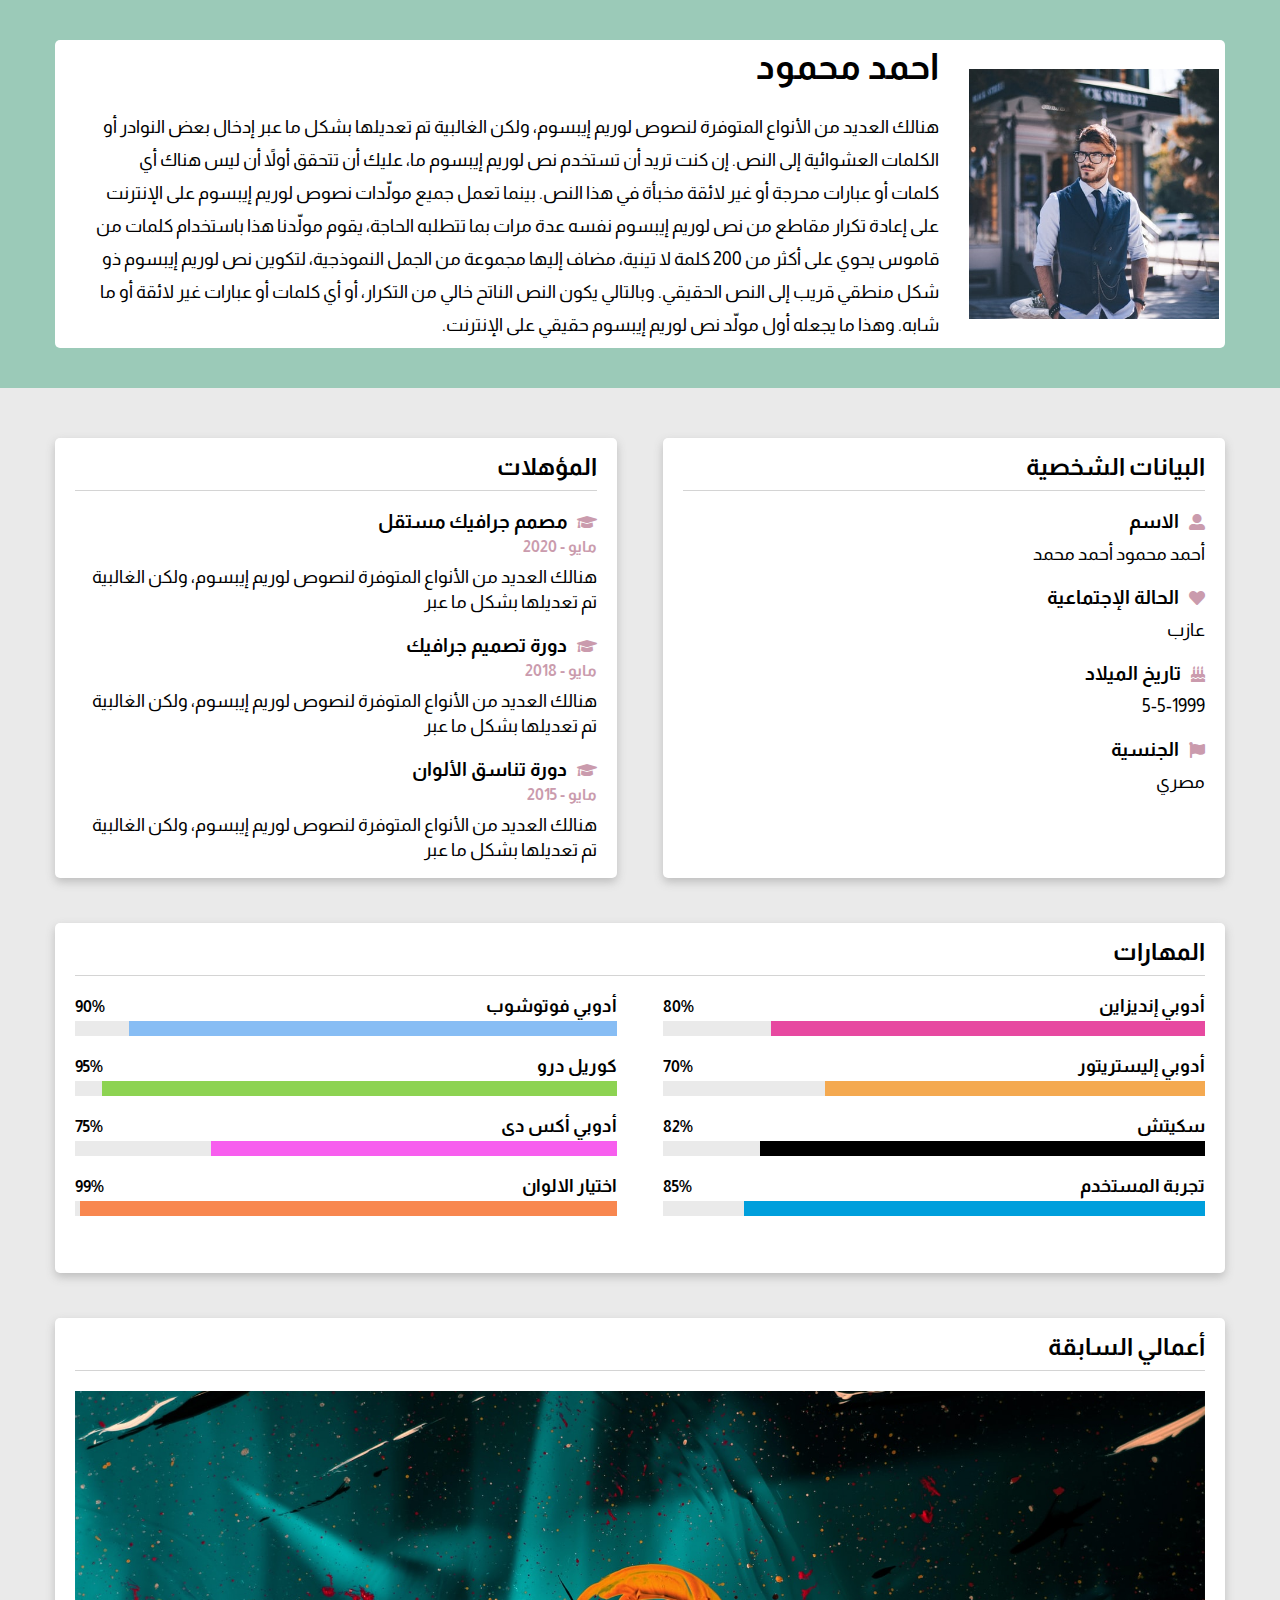
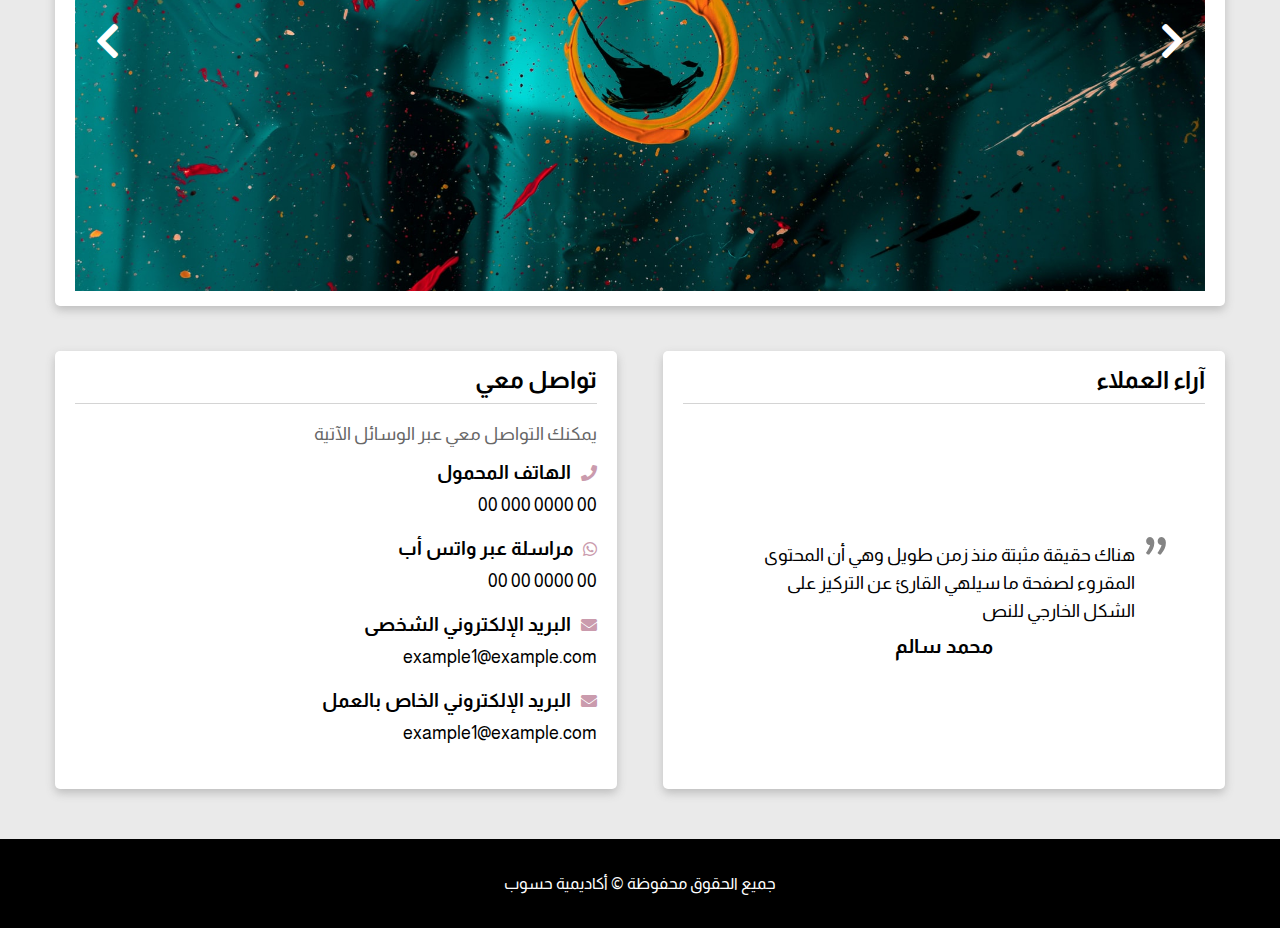
<file: public/index.html>
<!DOCTYPE html>
<html lang="en">

<head>
	<meta name="generator" content="Hugo 0.99.1" />
    <meta charset="UTF-8">
    <meta http-equiv="X-UA-Compatible" content="IE=edge">
    <meta name="viewport" content="width=device-width, initial-scale=1.0">
    <title>صفحتي الشخصيه</title>
    <link rel="stylesheet" type="text/css" href="css/all.min.css">
    <link rel="stylesheet" type="text/css" href="css/style.css">
    <link rel="preconnect" href="https://fonts.gstatic.com">
    <link href="https://fonts.googleapis.com/css2?family=Almarai:wght@400;700&display=swap" rel="stylesheet">
</head>

<body>
    
 
  <section class="cover">
    <div class="cover__container">
        <div class="cover-image">
            <img src="images/profile-pic.jpg" alt="Profile Picture">
        </div>
        <div class="cover-info">
            <h1>احمد محمود</h1>
            <p>هنالك العديد من الأنواع المتوفرة لنصوص لوريم إيبسوم، ولكن الغالبية تم تعديلها بشكل ما عبر إدخال بعض النوادر أو الكلمات العشوائية إلى النص. إن كنت تريد أن تستخدم نص لوريم إيبسوم ما، عليك أن تتحقق أولاً أن ليس هناك أي كلمات أو عبارات محرجة أو غير لائقة مخبأة في هذا النص. بينما تعمل جميع مولّدات نصوص لوريم إيبسوم على الإنترنت على إعادة تكرار مقاطع من نص لوريم إيبسوم نفسه عدة مرات بما تتطلبه الحاجة، يقوم مولّدنا هذا باستخدام كلمات من قاموس يحوي على أكثر من 200 كلمة لا تينية، مضاف إليها مجموعة من الجمل النموذجية، لتكوين نص لوريم إيبسوم ذو شكل منطقي قريب إلى النص الحقيقي. وبالتالي يكون النص الناتح خالي من التكرار، أو أي كلمات أو عبارات غير لائقة أو ما شابه. وهذا ما يجعله أول مولّد نص لوريم إيبسوم حقيقي على الإنترنت.</p>
          </div>
    </div>
</section>
    <div class="page-body">
      <div class="page-body__container">
        <div class="row">
          <div class="card card--half">
    <h2>البيانات الشخصية</h2>
    
        <div class="line">
            <div class="line__head">
                <i class="fas fa-user-alt"></i>
                <h3>الاسم</h3>
            </div>
            <div class="line__body">
                <p>
                    أحمد محمود أحمد محمد
                </p>
            </div>
        </div>
    
        <div class="line">
            <div class="line__head">
                <i class="fas fa-heart"></i>
                <h3>الحالة الإجتماعية</h3>
            </div>
            <div class="line__body">
                <p>
                    عازب
                </p>
            </div>
        </div>
    
        <div class="line">
            <div class="line__head">
                <i class="fas fa-birthday-cake"></i>
                <h3>تاريخ الميلاد</h3>
            </div>
            <div class="line__body">
                <p>
                    5-5-1999
                </p>
            </div>
        </div>
    
        <div class="line">
            <div class="line__head">
                <i class="fas fa-flag"></i>
                <h3>الجنسية</h3>
            </div>
            <div class="line__body">
                <p>
                    مصري
                </p>
            </div>
        </div>
    
</div>
          <div class="card card--half">
    <h2>المؤهلات</h2>
    
        <div class="line">
            <div class="line__head">
                <i class="fas fa-graduation-cap"></i>
                <h3>مصمم جرافيك مستقل</h3>
                <h4>مايو - 2020</h4>
            </div>
            <div class="line__body">
                <p>
                    هنالك العديد من الأنواع المتوفرة لنصوص لوريم إيبسوم، ولكن الغالبية تم تعديلها بشكل ما عبر
                </p>
            </div>
        </div>
    
        <div class="line">
            <div class="line__head">
                <i class="fas fa-graduation-cap"></i>
                <h3>دورة تصميم جرافيك</h3>
                <h4>مايو - 2018</h4>
            </div>
            <div class="line__body">
                <p>
                    هنالك العديد من الأنواع المتوفرة لنصوص لوريم إيبسوم، ولكن الغالبية تم تعديلها بشكل ما عبر
                </p>
            </div>
        </div>
    
        <div class="line">
            <div class="line__head">
                <i class="fas fa-graduation-cap"></i>
                <h3>دورة تناسق الألوان</h3>
                <h4>مايو - 2015</h4>
            </div>
            <div class="line__body">
                <p>
                    هنالك العديد من الأنواع المتوفرة لنصوص لوريم إيبسوم، ولكن الغالبية تم تعديلها بشكل ما عبر
                </p>
            </div>
        </div>
    
</div>
        </div>
        <div class="row">
          <div class="card card--full">
    <h2>المهارات</h2>
    <div class="skills">
        <div class="skills__holder">
            
            <div class="skill">
                <div class="skill__info">
                    <div class="skill__info__head ">
                        <h2>أدوبي إنديزاين</h2>
                        <span>80%</span>
                    </div>
                    <div class="skill__info__bar">
                        <span class="layer" style="width: 80%; background-color: #e749a0"></span>
                    </div>
                </div>
            </div>
            
            <div class="skill">
                <div class="skill__info">
                    <div class="skill__info__head ">
                        <h2>أدوبي فوتوشوب</h2>
                        <span>90%</span>
                    </div>
                    <div class="skill__info__bar">
                        <span class="layer" style="width: 90%; background-color: #87bdf4"></span>
                    </div>
                </div>
            </div>
            
            <div class="skill">
                <div class="skill__info">
                    <div class="skill__info__head ">
                        <h2>أدوبي إليستريتور</h2>
                        <span>70%</span>
                    </div>
                    <div class="skill__info__bar">
                        <span class="layer" style="width: 70%; background-color: #f4a950"></span>
                    </div>
                </div>
            </div>
            
            <div class="skill">
                <div class="skill__info">
                    <div class="skill__info__head ">
                        <h2>كوريل درو</h2>
                        <span>95%</span>
                    </div>
                    <div class="skill__info__bar">
                        <span class="layer" style="width: 95%; background-color: #8dd352"></span>
                    </div>
                </div>
            </div>
            
            <div class="skill">
                <div class="skill__info">
                    <div class="skill__info__head ">
                        <h2>سكيتش</h2>
                        <span>82%</span>
                    </div>
                    <div class="skill__info__bar">
                        <span class="layer" style="width: 82%; background-color: #000000"></span>
                    </div>
                </div>
            </div>
            
            <div class="skill">
                <div class="skill__info">
                    <div class="skill__info__head ">
                        <h2>أدوبي أكس دى</h2>
                        <span>75%</span>
                    </div>
                    <div class="skill__info__bar">
                        <span class="layer" style="width: 75%; background-color: #f75eee"></span>
                    </div>
                </div>
            </div>
            
            <div class="skill">
                <div class="skill__info">
                    <div class="skill__info__head ">
                        <h2>تجربة المستخدم</h2>
                        <span>85%</span>
                    </div>
                    <div class="skill__info__bar">
                        <span class="layer" style="width: 85%; background-color: #009fdc"></span>
                    </div>
                </div>
            </div>
            
            <div class="skill">
                <div class="skill__info">
                    <div class="skill__info__head ">
                        <h2>اختيار الالوان</h2>
                        <span>99%</span>
                    </div>
                    <div class="skill__info__bar">
                        <span class="layer" style="width: 99%; background-color: #f8874f"></span>
                    </div>
                </div>
            </div>
            
        </div>
    </div>
</div>
        </div>
        <div class="row">
          <div class="card card--full">
    <h2>أعمالي السابقة</h2>

    <div class="slides-container" id="work">

        <div class="slide-container__wraper">

            

            <div class="slides fade">
                <div class="image-holder">
                    <img src="images/slide1.jpg" alt="معرض الاعمال">
                </div>
            </div>

            

            <div class="slides fade">
                <div class="image-holder">
                    <img src="images/slide2.jpg" alt="معرض الاعمال">
                </div>
            </div>

            

            <div class="slides fade">
                <div class="image-holder">
                    <img src="images/slide3.jpg" alt="معرض الاعمال">
                </div>
            </div>

            

            <div class="slides fade">
                <div class="image-holder">
                    <img src="images/slide4.jpg" alt="معرض الاعمال">
                </div>
            </div>

            

        </div>

        <div class="slides-BTNS">
            <span class="next"><i class="fas fa-chevron-right"></i></span>
            <span class="prev"><i class="fas fa-chevron-left"></i></span>
        </div>

    </div>

</div>
        </div>
        <div class="row">
          <div class="card card--half">
    <h2>آراء العملاء</h2>

    <div class="slides-container" id="reviews">

        <div class="slide-container__wraper">

            

            <div class="slides fade">
                <div class="review-holder">
                    <p>هناك حقيقة مثبتة منذ زمن طويل وهي أن المحتوى المقروء لصفحة ما سيلهي القارئ عن التركيز على الشكل الخارجي للنص</p>
                    <h3>محمد سالم</h3>
                </div>
            </div>

            

            <div class="slides fade">
                <div class="review-holder">
                    <p>هناك حقيقة مثبتة منذ زمن طويل وهي أن المحتوى المقروء لصفحة ما سيلهي القارئ عن التركيز على الشكل الخارجي للنص</p>
                    <h3>أحمد سعيد</h3>
                </div>
            </div>

            

            <div class="slides fade">
                <div class="review-holder">
                    <p>هناك حقيقة مثبتة منذ زمن طويل وهي أن المحتوى المقروء لصفحة ما سيلهي القارئ عن التركيز على الشكل الخارجي للنص</p>
                    <h3>منى اسماعيل</h3>
                </div>
            </div>

            

            <div class="slides fade">
                <div class="review-holder">
                    <p>هناك حقيقة مثبتة منذ زمن طويل وهي أن المحتوى المقروء لصفحة ما سيلهي القارئ عن التركيز على الشكل الخارجي للنص</p>
                    <h3>سيد ذكى</h3>
                </div>
            </div>

            

        </div>
        <div class="slides-BTNS">
            <span class="next"><i class="fas fa-chevron-right"></i></span>
            <span class="prev"><i class="fas fa-chevron-left"></i></span>
        </div>

    </div>
</div>
          <div class="card card--half">
    <h2>تواصل معي</h2>
    <p class="contact-desc">يمكنك التواصل معي عبر الوسائل الآتية </p>
    
        <div class="line">
            <div class="line__head">
                <i class="fas fa-phone"></i>
                <h3>الهاتف المحمول</h3>
            </div>
            <div class="line__body">
                <p>
                    00 0000 000 00
                </p>
            </div>
        </div>
    
        <div class="line">
            <div class="line__head">
                <i class="fab fa-whatsapp"></i>
                <h3>مراسلة عبر واتس أب</h3>
            </div>
            <div class="line__body">
                <p>
                    00 0000 00 00
                </p>
            </div>
        </div>
    
        <div class="line">
            <div class="line__head">
                <i class="fas fa-envelope"></i>
                <h3>البريد الإلكتروني الشخصى</h3>
            </div>
            <div class="line__body">
                <p>
                    example1@example.com
                </p>
            </div>
        </div>
    
        <div class="line">
            <div class="line__head">
                <i class="fas fa-envelope"></i>
                <h3>البريد الإلكتروني الخاص بالعمل</h3>
            </div>
            <div class="line__body">
                <p>
                    example1@example.com
                </p>
            </div>
        </div>
    
</div>
        </div>
      </div>
    </div>
    <footer>
    <p>جميع الحقوق محفوظة &copy; أكاديمية حسوب</p>
</footer>



    <script src="js/sliders.js"></script> 
</body>
</html>
</file>
<file: public/css/style.css>
:root {
    --black: #000;
    --green: #9bcab8;
    --gary: #eaeaea;
    --gray-dark: #676767;
    --secondary: #ca9bad;
    --skill-1: 80%;
    --shadow: 0px 4px 10px #bdbdbd;
    --radius: 5px;
}

/*-general-*/

body {
    overflow-x: hidden;
    font-size: 16px;
    margin: 0 !important;
    color: var(--black);
    direction: rtl;
    font-family: 'Almarai', sans-serif;
    background-color: var(--gary);
}

* {
    outline: none;
    box-sizing: border-box;
}

/*-cover-*/

.cover {
    width: 100%;
    padding: 40px 20px;
    background-color: var(--green);
}

.cover__container {
    width: 100%;
    max-width: 1170px;
    margin: auto;
    display: flex;
    align-items: center;
    background-color: white;
    padding: 6px;
    border-radius: var(--radius);
}

.cover-image {
    width: 250px;
    height: 250px;
    position: relative;
    border-radius: var(--radius);
}

.cover-image img {
    width: 100%;
    height: 100%;
    object-fit: cover;
}

.cover-info {
    width: calc(100% - 250px);
    padding: 0 30px;
    position: relative;
}

.cover-info h1 {
    margin-top: 0;
    font-size: 36px;
}

.cover-info p {
    font-size: 18px;
    line-height: 33px;
    margin-bottom: 0;
}

/*-common-*/

.row {
    display: flex;
    flex-wrap: wrap;
    justify-content: space-between;
}

.card {
    background-color: white;
    border-radius: var(--radius);
    padding: 15px 20px;
    min-height: 350px;
    width: 100%;
    box-shadow: var(--shadow);
}

.card>h2 {
    font-weight: bold;
    margin: 0;
    margin-bottom: 20px;
    border-bottom: 1px solid #d4d4d4;
    padding-bottom: 10px;
}

.line {
    display: flex;
    flex-direction: column;
}

.line:not(:last-child) {
    margin-bottom: 20px;
}

.line__head {
    width: 100%;
    display: flex;
    align-items: center;
    flex-wrap: wrap;
    margin-bottom: 10px;
}

.line__head i {
    margin-left: 10px;
    color: var(--secondary);
}

.line__head h3 {
    margin: 0;
}

.line__head h4 {
    width: 100%;
    margin: 6px 0 0 0;
    color: var(--secondary);
}

.line__body p {
    margin: 0;
    line-height: 25px;
    font-size: 18px;
}

/*-page container-*/

.page-body {
    width: 100%;
    padding: 50px 20px;
}

.page-body__container {
    width: 100%;
    max-width: 1170px;
    margin: auto;
}

/*-skills section-*/

.skills__holder {
    display: flex;
    flex-wrap: wrap;
    justify-content: space-between;
}

.skill {
    display: flex;
    align-items: center;
    width: 100%;
}

.skill:not(:nth-last-child(-n+2)) {
    margin-bottom: 20px;
}

.skill__info {
    width: 100%;
    display: flex;
    flex-direction: column;
}

.skill__info__head {
    display: flex;
    align-items: center;
    justify-content: space-between;
}

.skill__info__head h2 {
    margin: 0;
    font-size: 18px;
}

.skill__info__head span {
    font-weight: bold;
}

.skill__info__bar {
    position: relative;
    width: 100%;
    height: 15px;
    margin-top: 5px;
    background-color: var(--gary);
}

.skill__info__bar .layer {
    position: absolute;
    top: 0;
    right: 0;
    height: 100%;
    transition: all 0.5s ease;
    background-color: var(--secondary);
}

.skill:hover .layer {
    background-color: var(--green);
}

.skill:hover .skill__icon i {
    color: var(--green);
}

/*-work-*/

.image-holder {
    width: 100%;
    height: 500px;
}

.image-holder img {
    width: 100%;
    height: 100%;
    object-fit: cover;
}

/*-reviews-*/

.review-holder {
    height: 350px;
    padding: 0 50px;
    display: flex;
    justify-content: center;
    align-items: center;
    flex-direction: column;
}

.review-holder>p {
    position: relative;
    margin: 0;
    font-size: 18px;
    line-height: 28px;
    padding-right: 20px;
}

.review-holder>p:after {
    content: '”';
    position: absolute;
    top: 11px;
    color: #848484;
    right: -15px;
    height: 40px;
    width: 20px;
    font-size: 77px;
}

.review-holder>h3 {
    margin: 10px 0 0 0;
    font-size: 20px;
}

/*-contact-*/

.contact-desc {
    font-size: 18px;
    color: var(--gray-dark);
}

/*-footer-*/

footer {
    padding: 20px;
    background-color: var(--black);
}

footer p {
    text-align: center;
    color: white;
}


/*-slider-*/

.slides-container {
    position: relative;
}

.slides-BTNS {
    position: absolute;
    top: 0;
    bottom: 0;
    margin: auto;
    height: 23px;
    z-index: 3;
    display: flex;
    align-items: center;
    justify-content: space-between;
    width: 100%;
}

.slides-BTNS>span {
    padding: 0 20px;
}

.prev i, .next i {
    cursor: pointer;
    width: auto;
    color: white;
    font-size: 40px;
}

.fade {
    -webkit-animation-name: fade;
    -webkit-animation-duration: 1.5s;
    animation-name: fade;
    animation-duration: 1.5s;
}

@-webkit-keyframes fade {
    from {
        opacity: .4
    }
    to {
        opacity: 1
    }
}

@keyframes fade {
    from {
        opacity: .4
    }
    to {
        opacity: 1
    }
}


@media (min-width: 900px) {
    .card--half {
        width: 48% !important;
    }
    .skill {
        width: 48%;
    }
    .card--full {
        width: 100% !important;
    }
    .row:not(:last-of-type) {
        margin-bottom: 45px;
    }
}    

/*-smaller than 900px-*/

@media (max-width: 900px) {
    .card {
        margin-bottom: 30px;
    }
    .cover__container {
        flex-direction: column;
        padding: 20px;
    }
    .cover-info h1 {
        text-align: center;
        margin-top: 20px;
        margin-bottom: 0;
    }
    .cover-info {
        width: 100%;
        padding: 0;
    }
    .skill:not(:last-child) {
        margin-bottom: 20px;
    }
}
</file>
